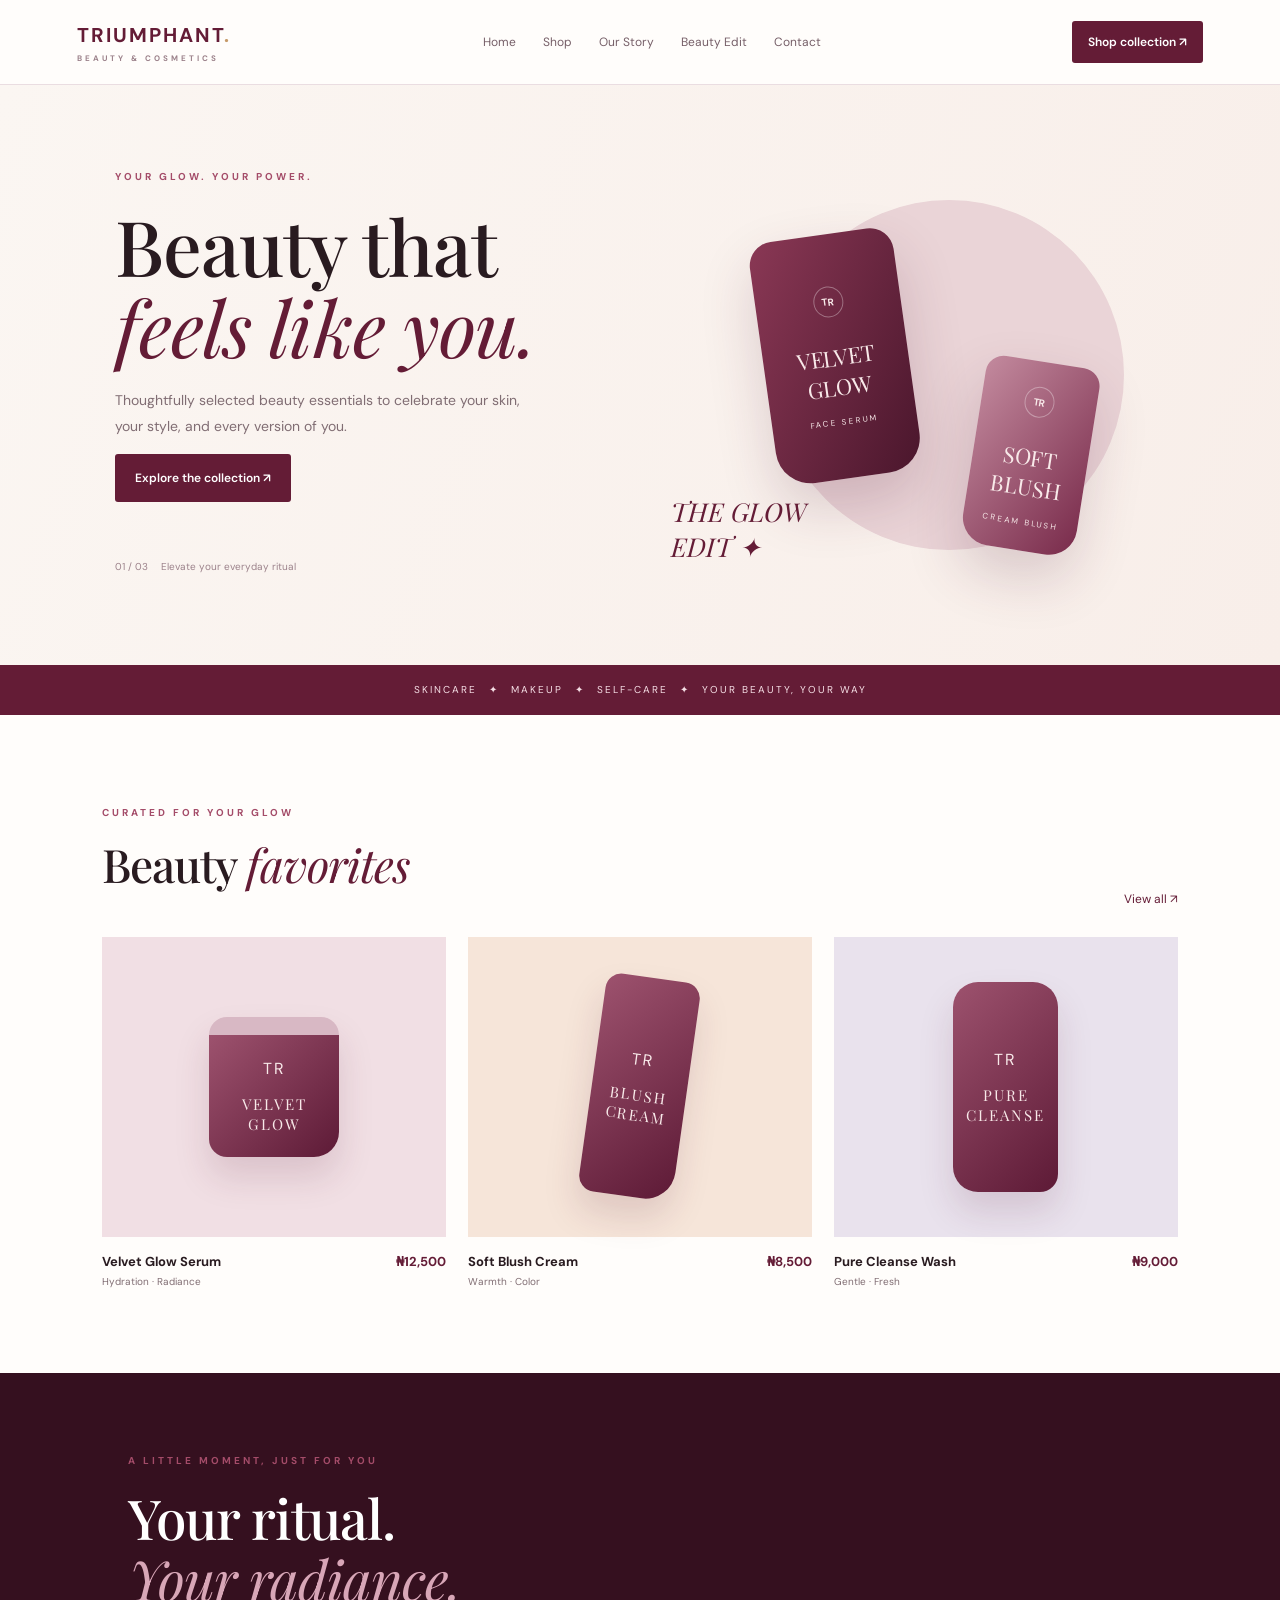
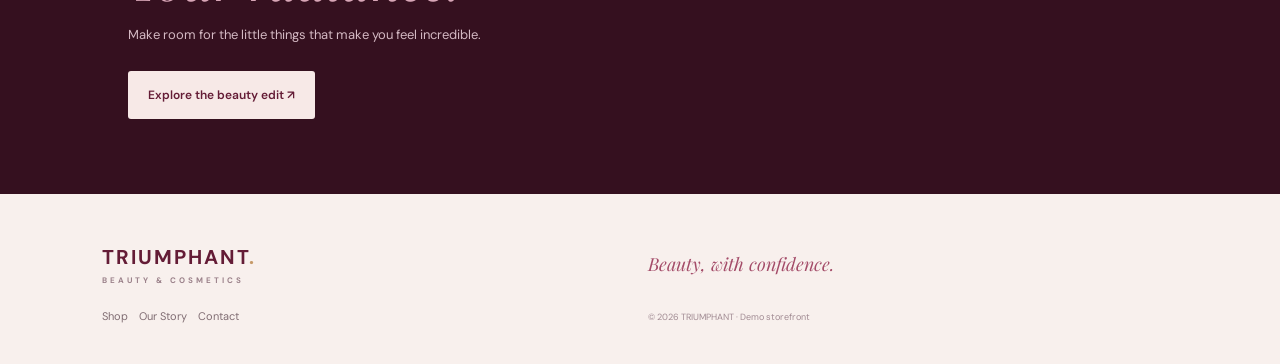
<file: triumphant-beauty-cosmetics/index.html>
<!doctype html><html><head><meta charset="utf-8"><meta name="viewport" content="width=device-width,initial-scale=1"><title>TRIUMPHANT Beauty</title><link rel="stylesheet" href="styles.css"></head><body><header><a class="logo" href="index.html">TRIUMPHANT<span>.</span><small>BEAUTY & COSMETICS</small></a><button class="menu">☰</button><nav><a href="index.html">Home</a><a href="shop.html">Shop</a><a href="about.html">Our Story</a><a href="beauty.html">Beauty Edit</a><a href="contact.html">Contact</a></nav><a class="cta small" href="shop.html">Shop collection ↗</a></header><section class="hero"><div><label>YOUR GLOW. YOUR POWER.</label><h1>Beauty that<br><i>feels like you.</i></h1><p>Thoughtfully selected beauty essentials to celebrate your skin, your style, and every version of you.</p><a class="cta" href="shop.html">Explore the collection ↗</a><p class="note">01 / 03　 Elevate your everyday ritual</p></div><div class="art"><div class="circle"></div><div class="pack p1"><b>TR</b><strong>VELVET<br>GLOW</strong><small>FACE SERUM</small></div><div class="pack p2"><b>TR</b><strong>SOFT<br>BLUSH</strong><small>CREAM BLUSH</small></div><div class="artword">THE GLOW<br>EDIT ✦</div></div></section><div class="ticker">SKINCARE　✦　MAKEUP　✦　SELF-CARE　✦　YOUR BEAUTY, YOUR WAY</div><section class="section"><div class="head"><div><label>CURATED FOR YOUR GLOW</label><h2>Beauty <i>favorites</i></h2></div><a href="shop.html">View all ↗</a></div><div class="products"><article><div class="visual pink"><div class="jar">TR<small>VELVET<br>GLOW</small></div></div><h3>Velvet Glow Serum <span>₦12,500</span></h3><p>Hydration · Radiance</p></article><article><div class="visual peach"><div class="tube">TR<small>BLUSH<br>CREAM</small></div></div><h3>Soft Blush Cream <span>₦8,500</span></h3><p>Warmth · Color</p></article><article><div class="visual lilac"><div class="bottle">TR<small>PURE<br>CLEANSE</small></div></div><h3>Pure Cleanse Wash <span>₦9,000</span></h3><p>Gentle · Fresh</p></article></div></section><section class="banner"><label>A LITTLE MOMENT, JUST FOR YOU</label><h2>Your ritual.<br><i>Your radiance.</i></h2><p>Make room for the little things that make you feel incredible.</p><a class="cta light" href="beauty.html">Explore the beauty edit ↗</a></section><footer><a class="logo" href="index.html">TRIUMPHANT<span>.</span><small>BEAUTY & COSMETICS</small></a><p>Beauty, with confidence.</p><div><a href="shop.html">Shop</a>　<a href="about.html">Our Story</a>　<a href="contact.html">Contact</a></div><small>© 2026 TRIUMPHANT · Demo storefront</small></footer><script src="script.js"></script></body></html>
</file>
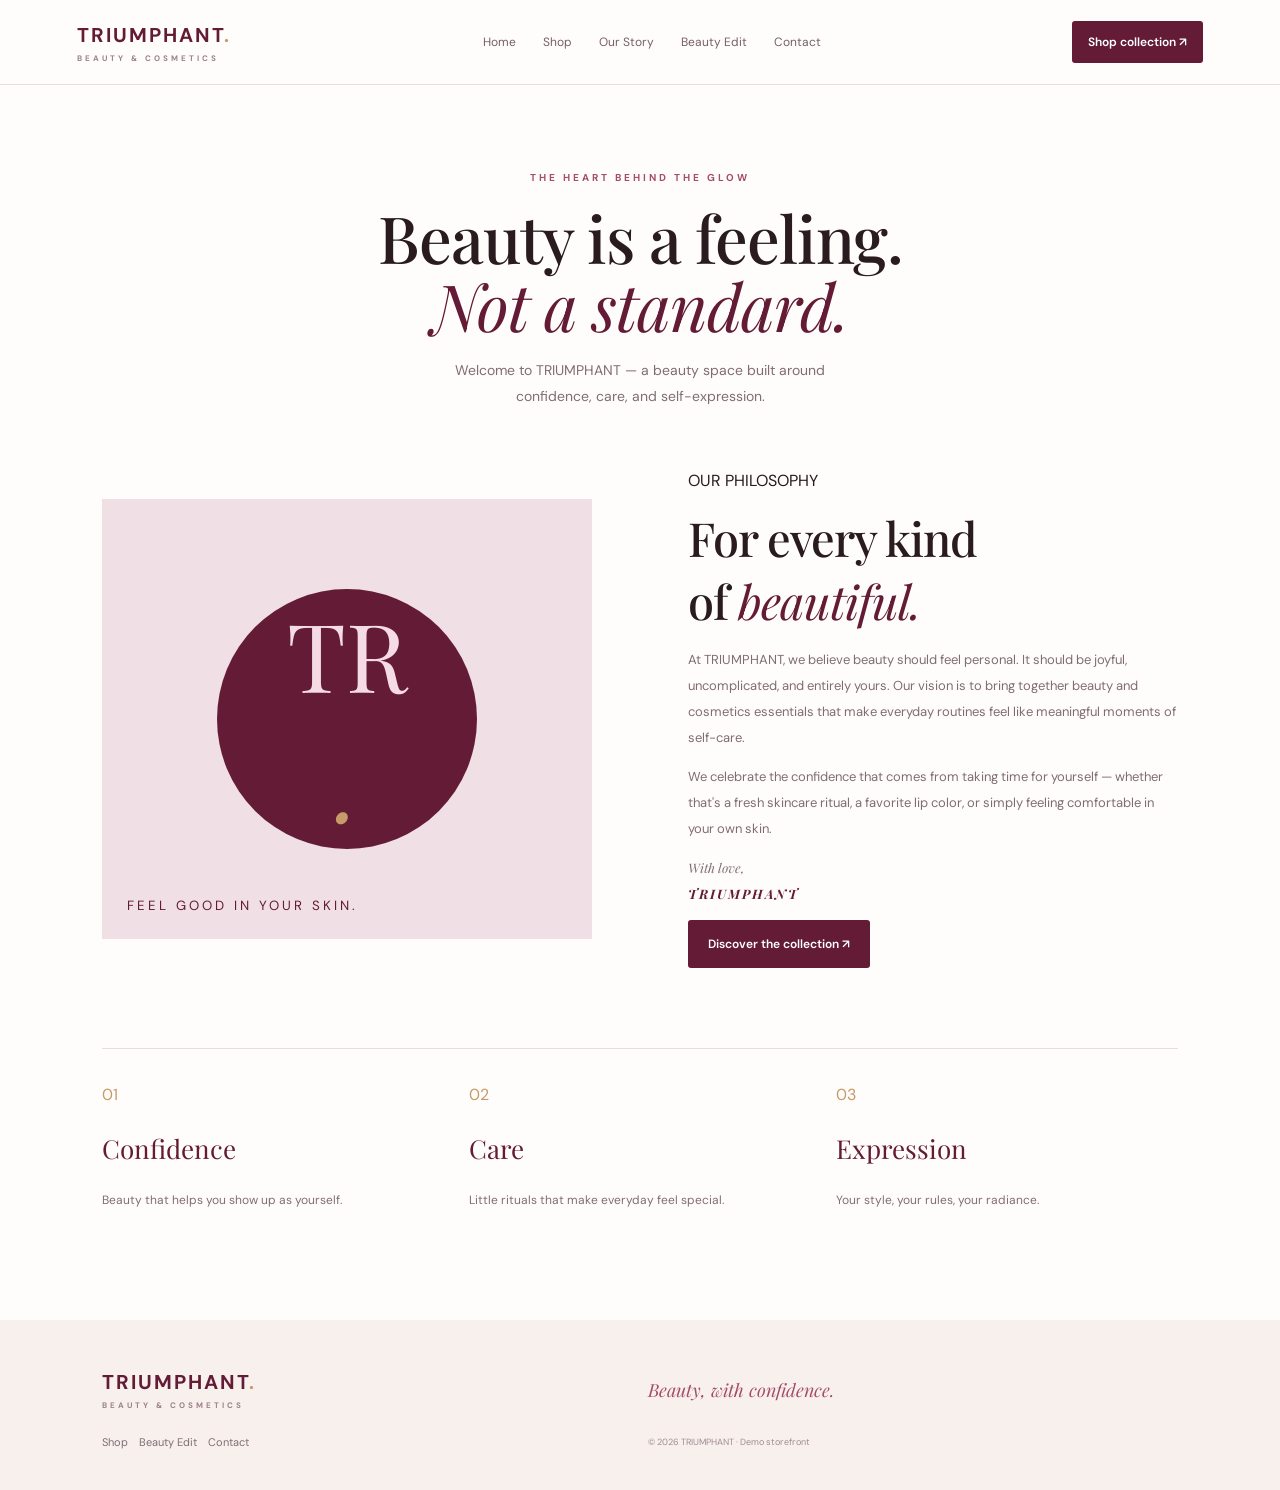
<file: triumphant-beauty-cosmetics/about.html>
<!doctype html>
<html>

<head>
    <meta charset="utf-8">
    <meta name="viewport" content="width=device-width,initial-scale=1">
    <title>Our Story | TRIUMPHANT</title>
    <link rel="stylesheet" href="styles.css">
</head>

<body>
    <header><a class="logo" href="index.html">TRIUMPHANT<span>.</span><small>BEAUTY & COSMETICS</small></a><button
            class="menu">☰</button>
        <nav><a href="index.html">Home</a><a href="shop.html">Shop</a><a href="about.html">Our Story</a><a
                href="beauty.html">Beauty Edit</a><a href="contact.html">Contact</a></nav><a class="cta small"
            href="shop.html">Shop collection ↗</a>
    </header>
    <main class="page">
        <div class="intro"><label>THE HEART BEHIND THE GLOW</label>
            <h1>Beauty is a feeling.<br><i>Not a standard.</i></h1>
            <p>Welcome to TRIUMPHANT — a beauty space built around confidence, care, and self-expression.</p>
        </div>
        <section class="story">
            <div class="story-art">
                <div>TR<span>.</span></div><small>FEEL GOOD IN YOUR SKIN.</small>
            </div>
            <div><label>OUR PHILOSOPHY</label>
                <h2>For every kind<br>of <i>beautiful.</i></h2>
                <p>At TRIUMPHANT, we believe beauty should feel personal. It should be joyful, uncomplicated, and
                    entirely yours. Our vision is to bring together beauty and cosmetics essentials that make everyday
                    routines feel like meaningful moments of self-care.</p>
                <p>We celebrate the confidence that comes from taking time for yourself — whether that's a fresh
                    skincare ritual, a favorite lip color, or simply feeling comfortable in your own skin.</p>
                <p class="signature">With love,<br><b>TRIUMPHANT</b></p><a class="cta" href="shop.html">Discover the
                    collection ↗</a>
            </div>
        </section>
        <div class="values">
            <div><label>01</label>
                <h3>Confidence</h3>
                <p>Beauty that helps you show up as yourself.</p>
            </div>
            <div><label>02</label>
                <h3>Care</h3>
                <p>Little rituals that make everyday feel special.</p>
            </div>
            <div><label>03</label>
                <h3>Expression</h3>
                <p>Your style, your rules, your radiance.</p>
            </div>
        </div>
    </main>
    <footer><a class="logo" href="index.html">TRIUMPHANT<span>.</span><small>BEAUTY & COSMETICS</small></a>
        <p>Beauty, with confidence.</p>
        <div><a href="shop.html">Shop</a>　<a href="beauty.html">Beauty Edit</a>　<a href="contact.html">Contact</a></div>
        <small>© 2026 TRIUMPHANT · Demo storefront</small>
    </footer>
    <script src="script.js"></script>
</body>

</html>
</file>
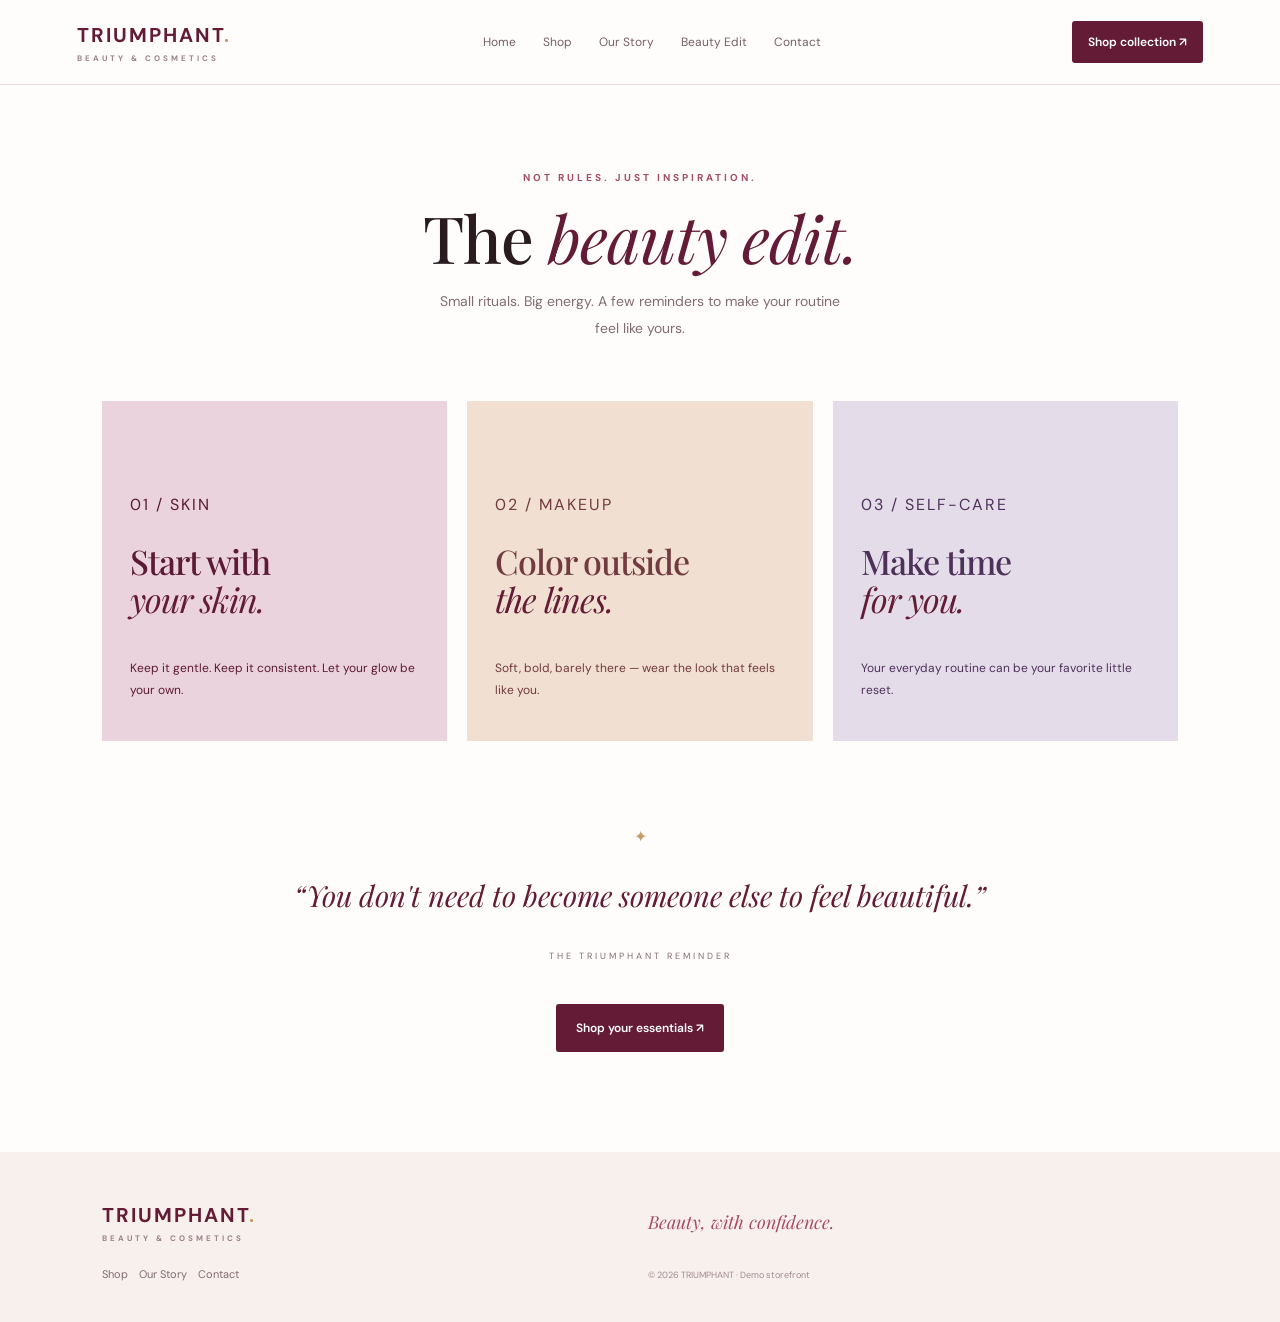
<file: triumphant-beauty-cosmetics/beauty.html>
<!doctype html>
<html>

<head>
    <meta charset="utf-8">
    <meta name="viewport" content="width=device-width,initial-scale=1">
    <title>Beauty Edit | TRIUMPHANT</title>
    <link rel="stylesheet" href="styles.css">
</head>

<body>
    <header><a class="logo" href="index.html">TRIUMPHANT<span>.</span><small>BEAUTY & COSMETICS</small></a><button
            class="menu">☰</button>
        <nav><a href="index.html">Home</a><a href="shop.html">Shop</a><a href="about.html">Our Story</a><a
                href="beauty.html">Beauty Edit</a><a href="contact.html">Contact</a></nav><a class="cta small"
            href="shop.html">Shop collection ↗</a>
    </header>
    <main class="page">
        <div class="intro"><label>NOT RULES. JUST INSPIRATION.</label>
            <h1>The <i>beauty edit.</i></h1>
            <p>Small rituals. Big energy. A few reminders to make your routine feel like yours.</p>
        </div>
        <div class="edits">
            <article class="edit e1"><label>01 / SKIN</label>
                <h2>Start with<br><i>your skin.</i></h2>
                <p>Keep it gentle. Keep it consistent. Let your glow be your own.</p>
            </article>
            <article class="edit e2"><label>02 / MAKEUP</label>
                <h2>Color outside<br><i>the lines.</i></h2>
                <p>Soft, bold, barely there — wear the look that feels like you.</p>
            </article>
            <article class="edit e3"><label>03 / SELF-CARE</label>
                <h2>Make time<br><i>for you.</i></h2>
                <p>Your everyday routine can be your favorite little reset.</p>
            </article>
        </div>
        <div class="quote">✦<p>“You don't need to become someone else to feel beautiful.”</p><small>THE TRIUMPHANT
                REMINDER</small></div>
        <center><a class="cta" href="shop.html">Shop your essentials ↗</a></center>
    </main>
    <footer><a class="logo" href="index.html">TRIUMPHANT<span>.</span><small>BEAUTY & COSMETICS</small></a>
        <p>Beauty, with confidence.</p>
        <div><a href="shop.html">Shop</a>　<a href="about.html">Our Story</a>　<a href="contact.html">Contact</a></div>
        <small>© 2026 TRIUMPHANT · Demo storefront</small>
    </footer>
    <script src="script.js"></script>
</body>

</html>
</file>
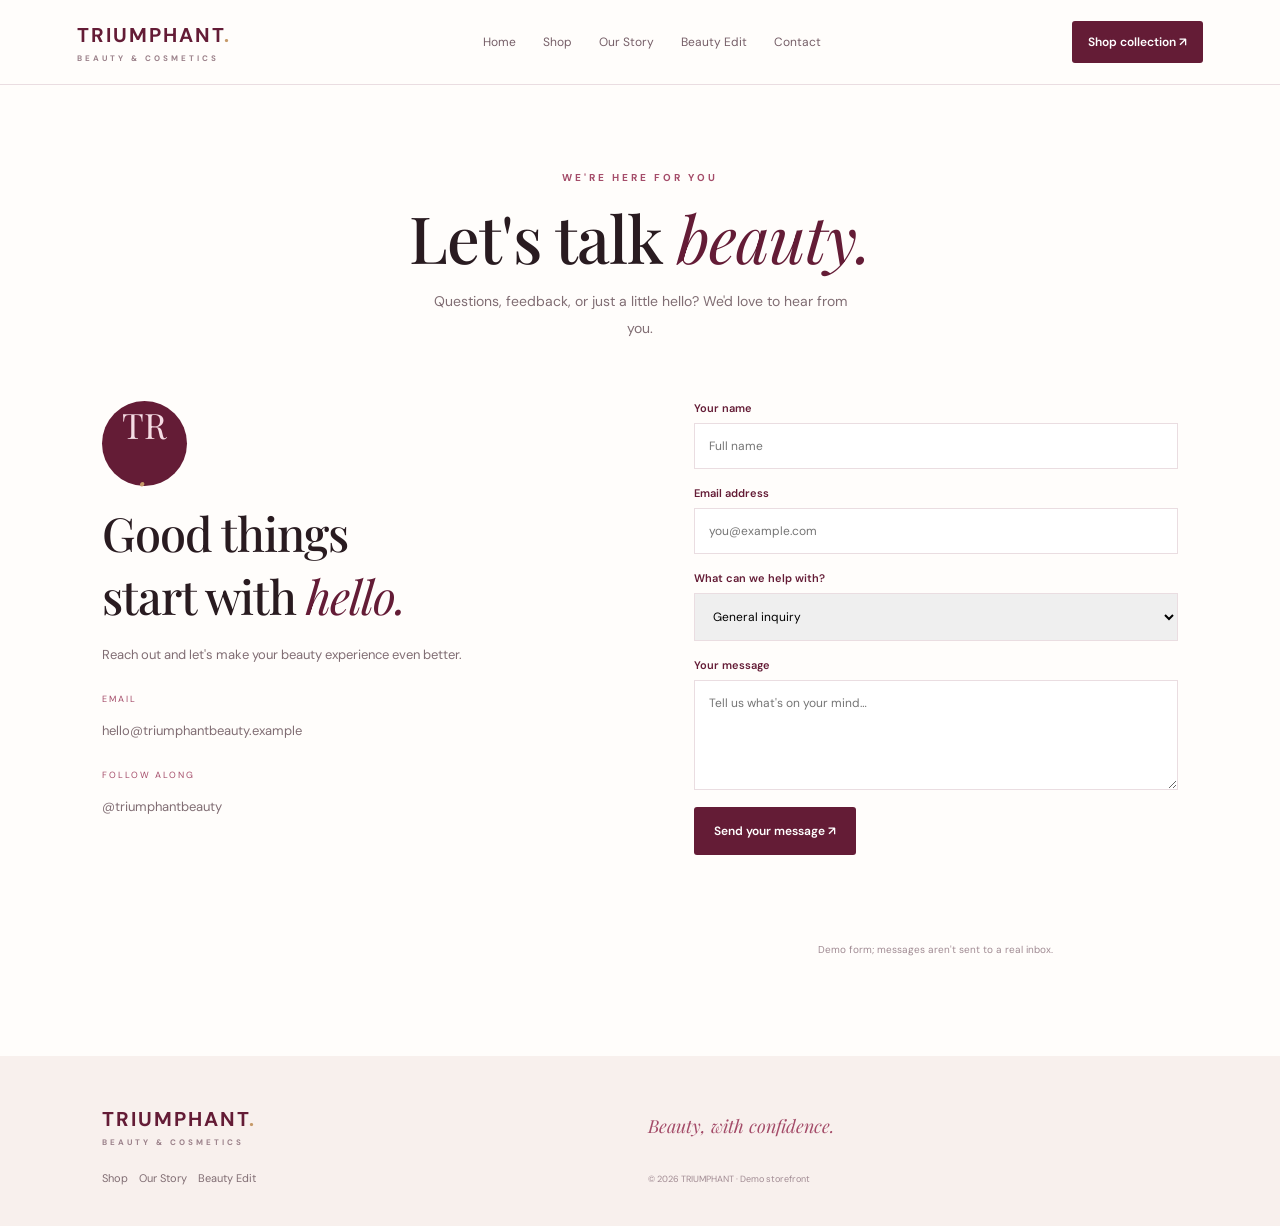
<file: triumphant-beauty-cosmetics/contact.html>
<!doctype html><html><head><meta charset="utf-8"><meta name="viewport" content="width=device-width,initial-scale=1"><title>Contact | TRIUMPHANT</title><link rel="stylesheet" href="styles.css"></head><body><header><a class="logo" href="index.html">TRIUMPHANT<span>.</span><small>BEAUTY & COSMETICS</small></a><button class="menu">☰</button><nav><a href="index.html">Home</a><a href="shop.html">Shop</a><a href="about.html">Our Story</a><a href="beauty.html">Beauty Edit</a><a href="contact.html">Contact</a></nav><a class="cta small" href="shop.html">Shop collection ↗</a></header><main class="page"><div class="intro"><label>WE'RE HERE FOR YOU</label><h1>Let's talk <i>beauty.</i></h1><p>Questions, feedback, or just a little hello? We'd love to hear from you.</p></div><section class="contact"><div><div class="stamp">TR<span>.</span></div><h2>Good things<br>start with <i>hello.</i></h2><p>Reach out and let's make your beauty experience even better.</p><label>EMAIL</label><p>hello@triumphantbeauty.example</p><label>FOLLOW ALONG</label><p>@triumphantbeauty</p></div><form id="form"><label>Your name<input required placeholder="Full name"></label><label>Email address<input type="email" required placeholder="you@example.com"></label><label>What can we help with?<select><option>General inquiry</option><option>Product question</option><option>Order support</option><option>Collaboration</option></select></label><label>Your message<textarea required rows="5" placeholder="Tell us what's on your mind…"></textarea></label><button class="cta">Send your message ↗</button><p id="msg"></p><small class="demo">Demo form; messages aren't sent to a real inbox.</small></form></section></main><footer><a class="logo" href="index.html">TRIUMPHANT<span>.</span><small>BEAUTY & COSMETICS</small></a><p>Beauty, with confidence.</p><div><a href="shop.html">Shop</a>　<a href="about.html">Our Story</a>　<a href="beauty.html">Beauty Edit</a></div><small>© 2026 TRIUMPHANT · Demo storefront</small></footer><script src="script.js"></script></body></html>
</file>
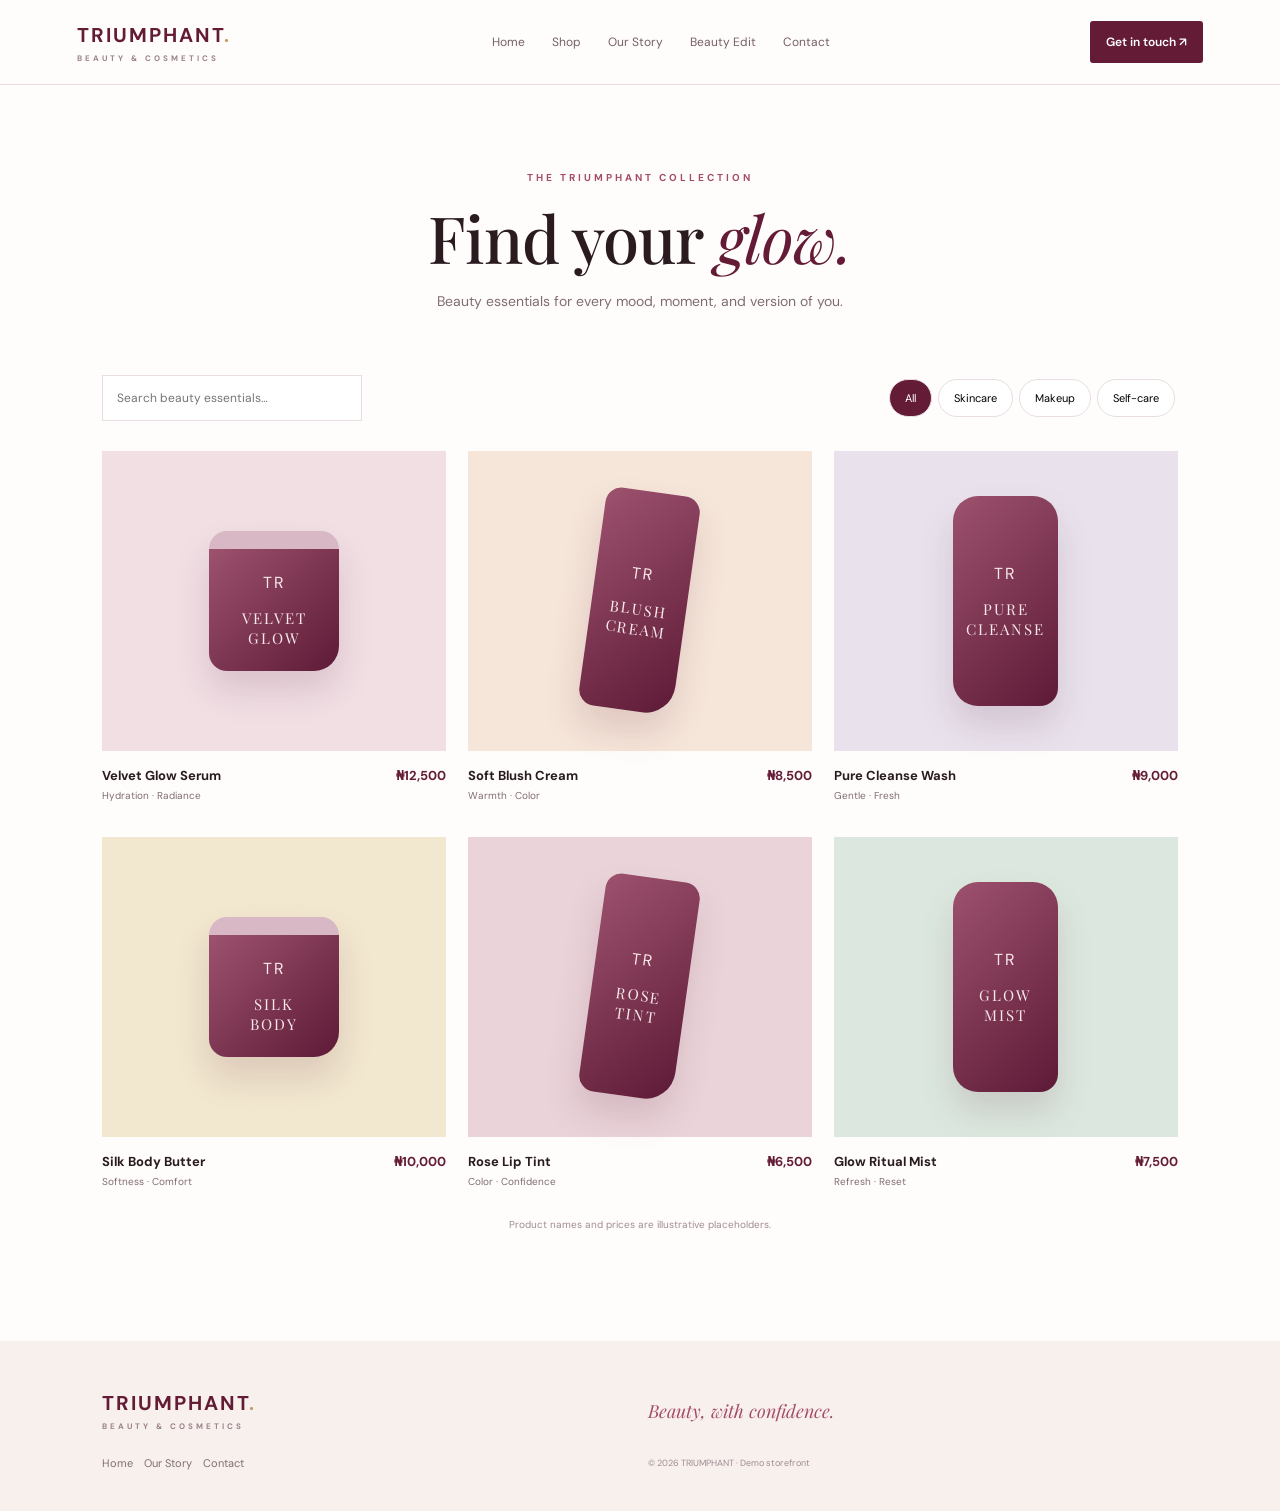
<file: triumphant-beauty-cosmetics/shop.html>
<!doctype html>
<html>

<head>
    <meta charset="utf-8">
    <meta name="viewport" content="width=device-width,initial-scale=1">
    <title>Shop | TRIUMPHANT</title>
    <link rel="stylesheet" href="styles.css">
</head>

<body>
    <header><a class="logo" href="index.html">TRIUMPHANT<span>.</span><small>BEAUTY & COSMETICS</small></a><button
            class="menu">☰</button>
        <nav><a href="index.html">Home</a><a href="shop.html">Shop</a><a href="about.html">Our Story</a><a
                href="beauty.html">Beauty Edit</a><a href="contact.html">Contact</a></nav><a class="cta small"
            href="contact.html">Get in touch ↗</a>
    </header>
    <main class="page">
        <div class="intro"><label>THE TRIUMPHANT COLLECTION</label>
            <h1>Find your <i>glow.</i></h1>
            <p>Beauty essentials for every mood, moment, and version of you.</p>
        </div>
        <div class="tools"><input id="search" placeholder="Search beauty essentials…">
            <div><button class="filter active" data-cat="all">All</button><button class="filter"
                    data-cat="skincare">Skincare</button><button class="filter" data-cat="makeup">Makeup</button><button
                    class="filter" data-cat="selfcare">Self-care</button></div>
        </div>
        <div class="products shop-products">
            <article data-cat="skincare" data-name="velvet glow serum">
                <div class="visual pink">
                    <div class="jar">TR<small>VELVET<br>GLOW</small></div>
                </div>
                <h3>Velvet Glow Serum <span>₦12,500</span></h3>
                <p>Hydration · Radiance</p>
            </article>
            <article data-cat="makeup" data-name="soft blush cream">
                <div class="visual peach">
                    <div class="tube">TR<small>BLUSH<br>CREAM</small></div>
                </div>
                <h3>Soft Blush Cream <span>₦8,500</span></h3>
                <p>Warmth · Color</p>
            </article>
            <article data-cat="skincare" data-name="pure cleanse wash">
                <div class="visual lilac">
                    <div class="bottle">TR<small>PURE<br>CLEANSE</small></div>
                </div>
                <h3>Pure Cleanse Wash <span>₦9,000</span></h3>
                <p>Gentle · Fresh</p>
            </article>
            <article data-cat="selfcare" data-name="silk body butter">
                <div class="visual butter">
                    <div class="jar">TR<small>SILK<br>BODY</small></div>
                </div>
                <h3>Silk Body Butter <span>₦10,000</span></h3>
                <p>Softness · Comfort</p>
            </article>
            <article data-cat="makeup" data-name="rose lip tint">
                <div class="visual rose">
                    <div class="tube">TR<small>ROSE<br>TINT</small></div>
                </div>
                <h3>Rose Lip Tint <span>₦6,500</span></h3>
                <p>Color · Confidence</p>
            </article>
            <article data-cat="selfcare" data-name="glow ritual mist">
                <div class="visual green">
                    <div class="bottle">TR<small>GLOW<br>MIST</small></div>
                </div>
                <h3>Glow Ritual Mist <span>₦7,500</span></h3>
                <p>Refresh · Reset</p>
            </article>
        </div>
        <p id="empty" hidden>No products match your search.</p>
        <p class="demo">Product names and prices are illustrative placeholders.</p>
    </main>
    <footer><a class="logo" href="index.html">TRIUMPHANT<span>.</span><small>BEAUTY & COSMETICS</small></a>
        <p>Beauty, with confidence.</p>
        <div><a href="index.html">Home</a>　<a href="about.html">Our Story</a>　<a href="contact.html">Contact</a></div>
        <small>© 2026 TRIUMPHANT · Demo storefront</small>
    </footer>
    <script src="script.js"></script>
</body>

</html>
</file>
<file: triumphant-beauty-cosmetics/styles.css>
@import url('https://fonts.googleapis.com/css2?family=DM+Sans:wght@400;500;600;700&family=Playfair+Display:ital,wght@400;500;600&display=swap');

:root {
    --wine: #641c36;
    --deep: #35101f;
    --rose: #a44c69;
    --cream: #fbf6f2;
    --ink: #291b20;
    --muted: #806d73;
    --line: #eadde1;
    --gold: #c69a69
}

* {
    box-sizing: border-box
}

body {
    margin: 0;
    background: #fffdfb;
    color: var(--ink);
    font-family: 'DM Sans', sans-serif
}

a {
    color: inherit;
    text-decoration: none
}

header {
    height: 85px;
    padding: 0 6%;
    display: flex;
    align-items: center;
    justify-content: space-between;
    border-bottom: 1px solid var(--line);
    position: sticky;
    top: 0;
    background: #fffdfbf0;
    backdrop-filter: blur(12px);
    z-index: 9
}

.logo {
    font-weight: 700;
    letter-spacing: 2px;
    font-size: 20px;
    color: var(--wine)
}

.logo span {
    color: var(--gold)
}

.logo small {
    display: block;
    font-size: 8px;
    letter-spacing: 3px;
    color: #9b818a;
    margin-top: 5px
}

nav {
    display: flex;
    gap: 27px
}

nav a {
    font-size: 12px;
    color: #765f68
}

nav a:hover {
    color: var(--wine)
}

.cta {
    display: inline-block;
    background: var(--wine);
    color: white;
    padding: 16px 20px;
    border: 0;
    border-radius: 3px;
    font: 600 12px 'DM Sans';
    cursor: pointer
}

.cta:hover {
    background: var(--deep)
}

.small {
    padding: 13px 16px
}

.menu {
    display: none
}

.hero {
    min-height: 580px;
    display: grid;
    grid-template-columns: 1fr 1fr;
    padding: 55px 9%;
    background: linear-gradient(110deg, #fbf6f2, #f8eee9);
    align-items: center;
    gap: 20px
}

.hero label,
.intro label,
.section label,
.banner label {
    font-size: 10px;
    letter-spacing: 3px;
    font-weight: 700;
    color: var(--rose)
}

h1,
h2 {
    font-family: 'Playfair Display', serif;
    font-weight: 500;
    letter-spacing: -1px
}

h1 {
    font-size: clamp(52px, 6vw, 78px);
    line-height: 1.05;
    margin: 20px 0
}

i {
    color: var(--wine);
    font-weight: 400
}

.hero p,
.intro p {
    max-width: 420px;
    color: var(--muted);
    font-size: 14px;
    line-height: 1.9
}

.hero .note {
    font-size: 10px;
    margin-top: 55px;
    color: #9b818a
}

.art {
    height: 440px;
    position: relative;
    display: grid;
    place-items: center
}

.circle {
    position: absolute;
    width: 350px;
    height: 350px;
    border-radius: 50%;
    background: #ead4d7;
    right: 8%
}

.pack {
    position: absolute;
    z-index: 2;
    display: flex;
    flex-direction: column;
    align-items: center;
    justify-content: center;
    color: #f8e9e9;
    box-shadow: 0 25px 55px #57213930;
    text-align: center
}

.pack b {
    font-size: 10px;
    border: 1px solid #ffffff55;
    border-radius: 50%;
    padding: 8px;
    margin-bottom: 25px
}

.pack strong {
    font: 22px 'Playfair Display'
}

.pack small {
    font-size: 8px;
    letter-spacing: 2px;
    margin-top: 15px
}

.p1 {
    width: 145px;
    height: 245px;
    background: linear-gradient(120deg, #8a3855, #4a162c);
    border-radius: 24px 24px 35px 35px;
    left: 22%;
    top: 18%;
    transform: rotate(-8deg)
}

.p2 {
    width: 115px;
    height: 190px;
    background: linear-gradient(120deg, #c38a9e, #792b4b);
    border-radius: 18px 18px 28px 28px;
    right: 15%;
    bottom: 10%;
    transform: rotate(9deg)
}

.artword {
    position: absolute;
    left: 4%;
    bottom: 7%;
    font: italic 26px 'Playfair Display';
    color: var(--wine);
    z-index: 3
}

.ticker {
    text-align: center;
    background: var(--wine);
    color: #f6dfe6;
    padding: 18px;
    font-size: 10px;
    letter-spacing: 2px
}

.section {
    padding: 85px 8%
}

.head {
    display: flex;
    justify-content: space-between;
    align-items: end;
    margin-bottom: 30px
}

.head h2 {
    font-size: 46px;
    margin: 12px 0
}

.head>a {
    font-size: 12px;
    color: var(--wine)
}

.products {
    display: grid;
    grid-template-columns: repeat(3, 1fr);
    gap: 22px
}

.visual {
    height: 300px;
    display: flex;
    align-items: center;
    justify-content: center
}

.pink {
    background: #f1dfe4
}

.peach {
    background: #f6e5d9
}

.lilac {
    background: #e9e2ed
}

.butter {
    background: #f2e7cf
}

.rose {
    background: #ead4d9
}

.green {
    background: #dce8df
}

.jar,
.tube,
.bottle {
    display: flex;
    align-items: center;
    justify-content: center;
    flex-direction: column;
    color: #f8e9e9;
    background: linear-gradient(135deg, #9d526e, #5d1a36);
    box-shadow: 0 20px 35px #5d1a3625;
    letter-spacing: 2px
}

.jar {
    width: 130px;
    height: 140px;
    border-radius: 18px 18px 25px;
    border-top: 18px solid #d8b8c4
}

.tube {
    width: 95px;
    height: 220px;
    border-radius: 16px 16px 30px;
    transform: rotate(8deg)
}

.bottle {
    width: 105px;
    height: 210px;
    border-radius: 25px 25px 18px
}

.jar small,
.tube small,
.bottle small {
    font: 15px 'Playfair Display';
    text-align: center;
    margin-top: 15px
}

.products h3 {
    font-size: 13px;
    margin: 16px 0 5px
}

.products h3 span {
    float: right;
    color: var(--wine)
}

.products p {
    font-size: 10px;
    color: var(--muted);
    margin: 0
}

.banner {
    background: var(--deep);
    color: white;
    padding: 75px 10%
}

.banner h2 {
    font-size: 55px;
    line-height: 1.1;
    margin: 18px 0
}

.banner i {
    color: #d8a6b7
}

.banner p {
    font-size: 13px;
    color: #d4b9c3;
    margin-bottom: 28px
}

.light {
    background: #f7e9e7;
    color: var(--wine)
}

footer {
    padding: 40px 8%;
    background: #f8f0ed;
    display: grid;
    grid-template-columns: 1fr 1fr;
    gap: 15px;
    align-items: center
}

footer>p {
    font: italic 18px 'Playfair Display';
    color: var(--rose)
}

footer div {
    font-size: 11px;
    color: var(--muted)
}

footer>small {
    font-size: 9px;
    color: #a18b93
}

.page {
    padding: 65px 8% 100px
}

.intro {
    text-align: center;
    margin: 15px auto 60px
}

.intro h1 {
    font-size: 65px;
    margin: 17px 0
}

.intro p {
    margin: auto
}

.tools {
    display: flex;
    justify-content: space-between;
    align-items: center;
    margin-bottom: 30px;
    gap: 15px
}

.tools input {
    padding: 14px;
    width: 260px;
    border: 1px solid var(--line);
    font: 12px 'DM Sans'
}

.filter {
    border: 1px solid var(--line);
    background: white;
    padding: 11px 15px;
    border-radius: 25px;
    font: 11px 'DM Sans';
    cursor: pointer;
    margin: 3px
}

.filter.active,
.filter:hover {
    background: var(--wine);
    color: white
}

.shop-products {
    row-gap: 35px
}

.demo {
    font-size: 10px;
    color: #a08b93;
    text-align: center;
    margin-top: 30px
}

.story {
    display: grid;
    grid-template-columns: 1fr 1fr;
    gap: 9%;
    align-items: center
}

.story-art {
    height: 440px;
    background: #f0dfe4;
    display: grid;
    place-items: center;
    position: relative
}

.story-art div {
    width: 260px;
    height: 260px;
    border-radius: 50%;
    background: var(--wine);
    color: #f5dce4;
    display: grid;
    place-items: center;
    font: 95px 'Playfair Display'
}

.story-art span,
.stamp span {
    color: var(--gold);
    font-style: italic
}

.story-art small {
    position: absolute;
    bottom: 25px;
    left: 25px;
    letter-spacing: 3px;
    color: var(--wine)
}

.story h2,
.contact h2 {
    font-size: 47px;
    margin: 15px 0
}

.story p,
.contact p {
    font-size: 13px;
    line-height: 2;
    color: var(--muted)
}

.signature {
    font: italic 17px 'Playfair Display'
}

.signature b {
    letter-spacing: 2px;
    color: var(--wine)
}

.values {
    display: grid;
    grid-template-columns: repeat(3, 1fr);
    gap: 25px;
    margin-top: 80px;
    border-top: 1px solid var(--line);
    padding-top: 35px
}

.values label {
    color: var(--gold)
}

.values h3 {
    font: 26px 'Playfair Display';
    color: var(--wine)
}

.values p {
    font-size: 12px;
    color: var(--muted)
}

.edits {
    display: grid;
    grid-template-columns: repeat(3, 1fr);
    gap: 20px
}

.edit {
    min-height: 340px;
    padding: 28px;
    display: flex;
    flex-direction: column;
    justify-content: end
}

.edit label {
    letter-spacing: 2px
}

.edit h2 {
    font-size: 34px;
    line-height: 1.1
}

.edit p {
    font-size: 12px;
    line-height: 1.8
}

.e1 {
    background: #ead3dc;
    color: #5b1a35
}

.e2 {
    background: #f1dfd1;
    color: #713b40
}

.e3 {
    background: #e4dce9;
    color: #4e315a
}

.quote {
    text-align: center;
    margin: 85px 0 40px;
    color: var(--gold)
}

.quote p {
    font: italic 29px 'Playfair Display';
    color: var(--wine)
}

.quote small {
    font-size: 9px;
    letter-spacing: 3px;
    color: var(--muted)
}

.contact {
    display: grid;
    grid-template-columns: 1fr 1fr;
    gap: 10%
}

.stamp {
    width: 85px;
    height: 85px;
    border-radius: 50%;
    background: var(--wine);
    color: #f5dce4;
    display: grid;
    place-items: center;
    font: 35px 'Playfair Display'
}

.contact>div>label {
    display: block;
    margin-top: 25px;
    font-size: 9px;
    letter-spacing: 2px;
    color: var(--rose)
}

form {
    display: flex;
    flex-direction: column;
    gap: 17px
}

form label {
    font-size: 11px;
    font-weight: 600;
    color: var(--wine)
}

form input,
form textarea,
form select {
    display: block;
    width: 100%;
    margin-top: 8px;
    padding: 14px;
    border: 1px solid var(--line);
    font: 12px 'DM Sans'
}

form button {
    align-self: start
}

#msg {
    color: var(--wine);
    font-size: 12px
}

@media(max-width:850px) {
    nav {
        gap: 13px
    }

    .hero {
        padding: 45px 6%
    }

    .circle {
        width: 280px;
        height: 280px
    }

    .visual {
        height: 250px
    }
}

@media(max-width:650px) {
    header {
        height: 75px;
        padding: 0 5%
    }

    .menu {
        display: block;
        border: 0;
        background: none;
        font-size: 24px;
        color: var(--wine)
    }

    nav {
        display: none;
        position: absolute;
        top: 74px;
        left: 0;
        right: 0;
        background: white;
        padding: 22px 6%;
        flex-direction: column;
        gap: 20px
    }

    nav.open {
        display: flex
    }

    .small {
        display: none
    }

    .hero {
        grid-template-columns: 1fr;
        padding: 50px 7% 20px
    }

    .hero h1 {
        font-size: 58px
    }

    .art {
        min-height: 360px
    }

    .circle {
        width: 280px;
        height: 280px
    }

    .ticker {
        font-size: 8px
    }

    .section,
    .page {
        padding: 55px 6%
    }

    .products {
        grid-template-columns: repeat(2, 1fr);
        gap: 18px 12px
    }

    .visual {
        height: 220px
    }

    .products h3 {
        font-size: 11px
    }

    .products h3 span {
        font-size: 10px
    }

    .head h2 {
        font-size: 37px
    }

    .banner {
        padding: 55px 7%
    }

    .banner h2 {
        font-size: 45px
    }

    .intro h1 {
        font-size: 51px
    }

    .tools {
        flex-direction: column;
        align-items: stretch
    }

    .tools input {
        width: 100%
    }

    .story,
    .contact {
        grid-template-columns: 1fr;
        gap: 35px
    }

    .story-art {
        height: 330px
    }

    .values {
        grid-template-columns: 1fr;
        gap: 0;
        margin-top: 50px
    }

    .edits {
        grid-template-columns: 1fr
    }

    .edit {
        min-height: 280px
    }

    .quote p {
        font-size: 24px
    }

    footer {
        grid-template-columns: 1fr;
        padding: 35px 6%
    }
}
</file>
